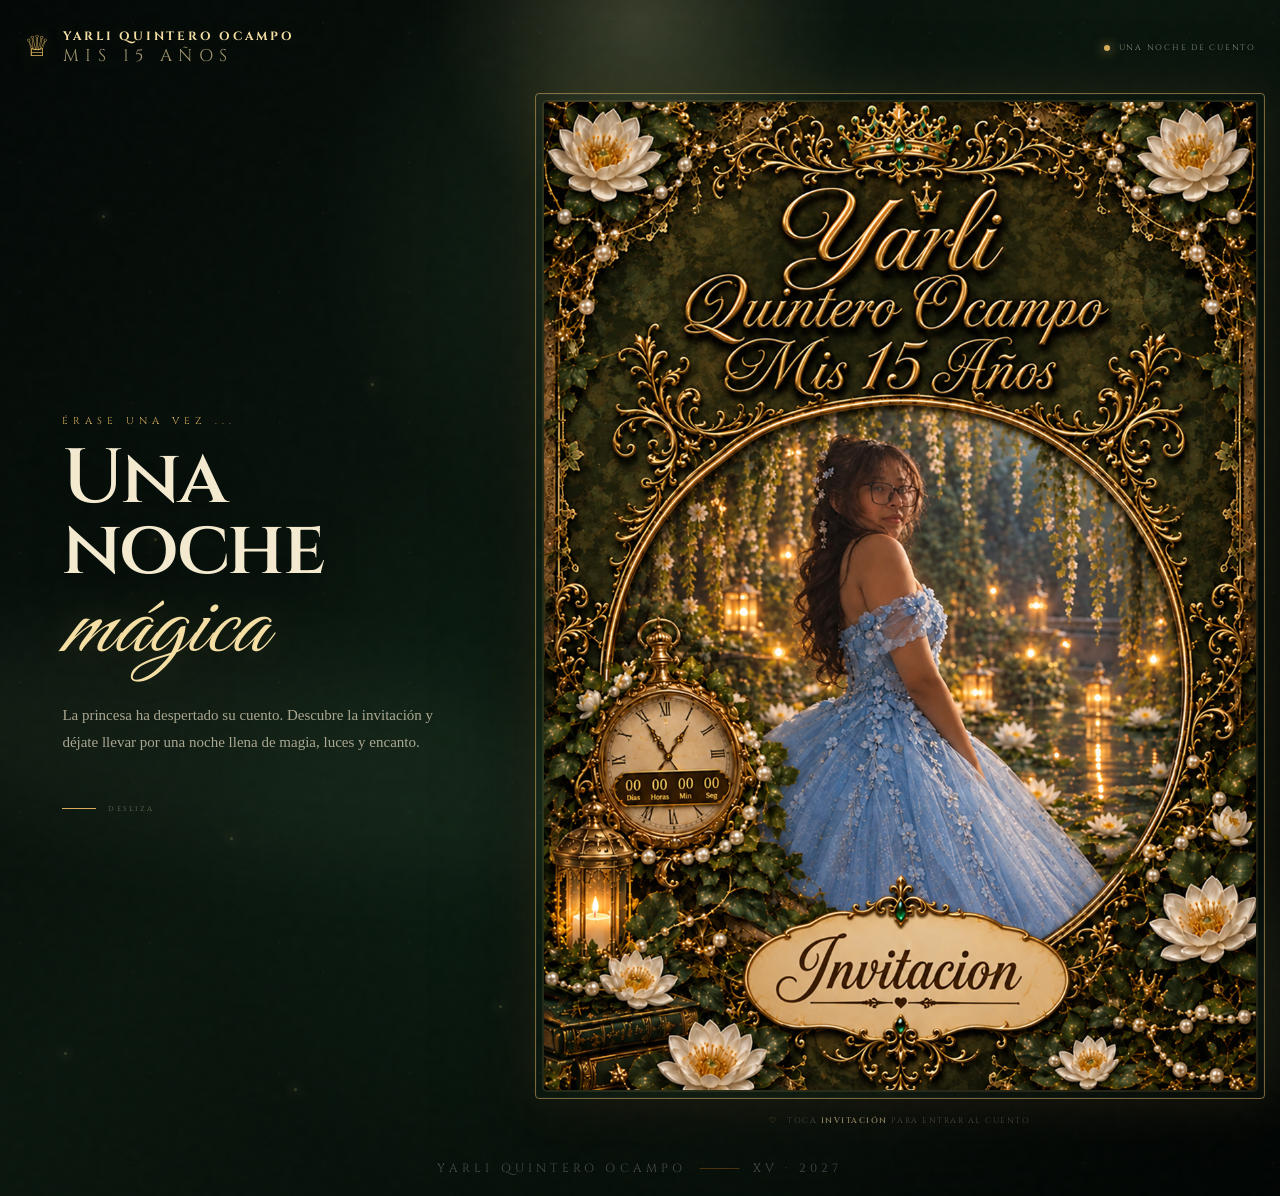
<file: index.html>
<!DOCTYPE html>
<html lang="es">
<head>
  <meta charset="UTF-8">
  <meta name="viewport" content="width=device-width, initial-scale=1.0, viewport-fit=cover">
  <meta name="theme-color" content="#07130d">
  <meta name="description" content="Invitación de XV años de yarli — una noche de cuento, magia y elegancia.">
  <title>YARLI · Mis 15 Años</title>
  <link rel="preconnect" href="https://fonts.googleapis.com">
  <link rel="preconnect" href="https://fonts.gstatic.com" crossorigin>
  <link href="https://fonts.googleapis.com/css2?family=Cinzel:wght@500;600;700&family=Great+Vibes&display=swap" rel="stylesheet">
  <link rel="stylesheet" href="styles.css">


    <meta property="og:title" content="Invitación de 15 años - Yarli Quintero Ocampo">

    <meta property="og:description" content="Estás cordialmente invitado a celebrar conmigo este momento tan especial.">

    <!--  <meta property="og:image" content="https://jhon6889.github.io/Mis_quince/imagen-invitacion.jpg"> -->

    <meta property="og:type" content="website">

    <meta property="og:site_name" content="Mis 15 - Yarli Quintero Ocampo">
</head>
<body>
  <div class="scene" id="scene">
    <div class="grain"></div>
    <div class="moon"></div>
    <div class="mist mist-a"></div>
    <div class="mist mist-b"></div>

    <div class="fireflies" aria-hidden="true">
      <i></i><i></i><i></i><i></i><i></i><i></i><i></i><i></i><i></i><i></i>
      <i></i><i></i><i></i><i></i><i></i><i></i><i></i>
    </div>

    <header class="topbar">
      <div class="brand-mark" aria-label="Luciana, Mis 15 Años">
        <span class="brand-crown">♕</span>
        <span>YARLI QUINTERO OCAMPO</span>
        <small>MIS 15 AÑOS</small>
      </div>
      <div class="topbar-hint">
        <span class="dot"></span>
        Una noche de cuento
      </div>
    </header>

    <main class="experience">
      <section class="intro">
        <p class="eyebrow">Érase una vez ...</p>
        <h1>Una noche <br> <em>mágica</em></h1>
        <p class="lead">
          La princesa ha despertado su cuento. Descubre la invitación
          y déjate llevar por una noche llena de magia, luces y encanto.
        </p>
        <div class="scroll-cue" aria-hidden="true"> 
          <span></span>
          <small>DESLIZA</small>
        </div>
      </section>

      <section class="invitation-stage" aria-label="Invitación de Luciana">
        <div class="halo"></div>
        <div class="sparkle sparkle-1">✦</div>
        <div class="sparkle sparkle-2">✧</div>
        <div class="sparkle sparkle-3">✦</div>

        <div class="artwork-wrap" id="artworkWrap">
          <div class="artwork-shadow"></div>
          <img
            class="invitation-art"
            src="assets/invitacion-principal.png"
            alt="Invitación de los 15 años de yarli temática de princesa y sapo"
          >

          <!-- Zona invisible colocada exactamente sobre el rótulo "Invitación". -->
          <a
            class="invitation-hotspot"
            href="invitacion.html"
            aria-label="Abrir invitación"
            title="Abrir invitación"
          >
            <span class="hotspot-glow"></span>
          </a>
        </div>

        <p class="tap-hint">
          <span class="tap-icon">♡</span>
          Toca <strong>INVITACIÓN</strong> para entrar al cuento
        </p>
      </section>
    </main>

    <footer class="footer">
      <span >YARLI QUINTERO OCAMPO</span>
      <span class="footer-line"></span>
      <span  >XV · 2027</span>
    </footer>
  </div>

  <script src="script.js"></script>
</body>
</html>
</file>
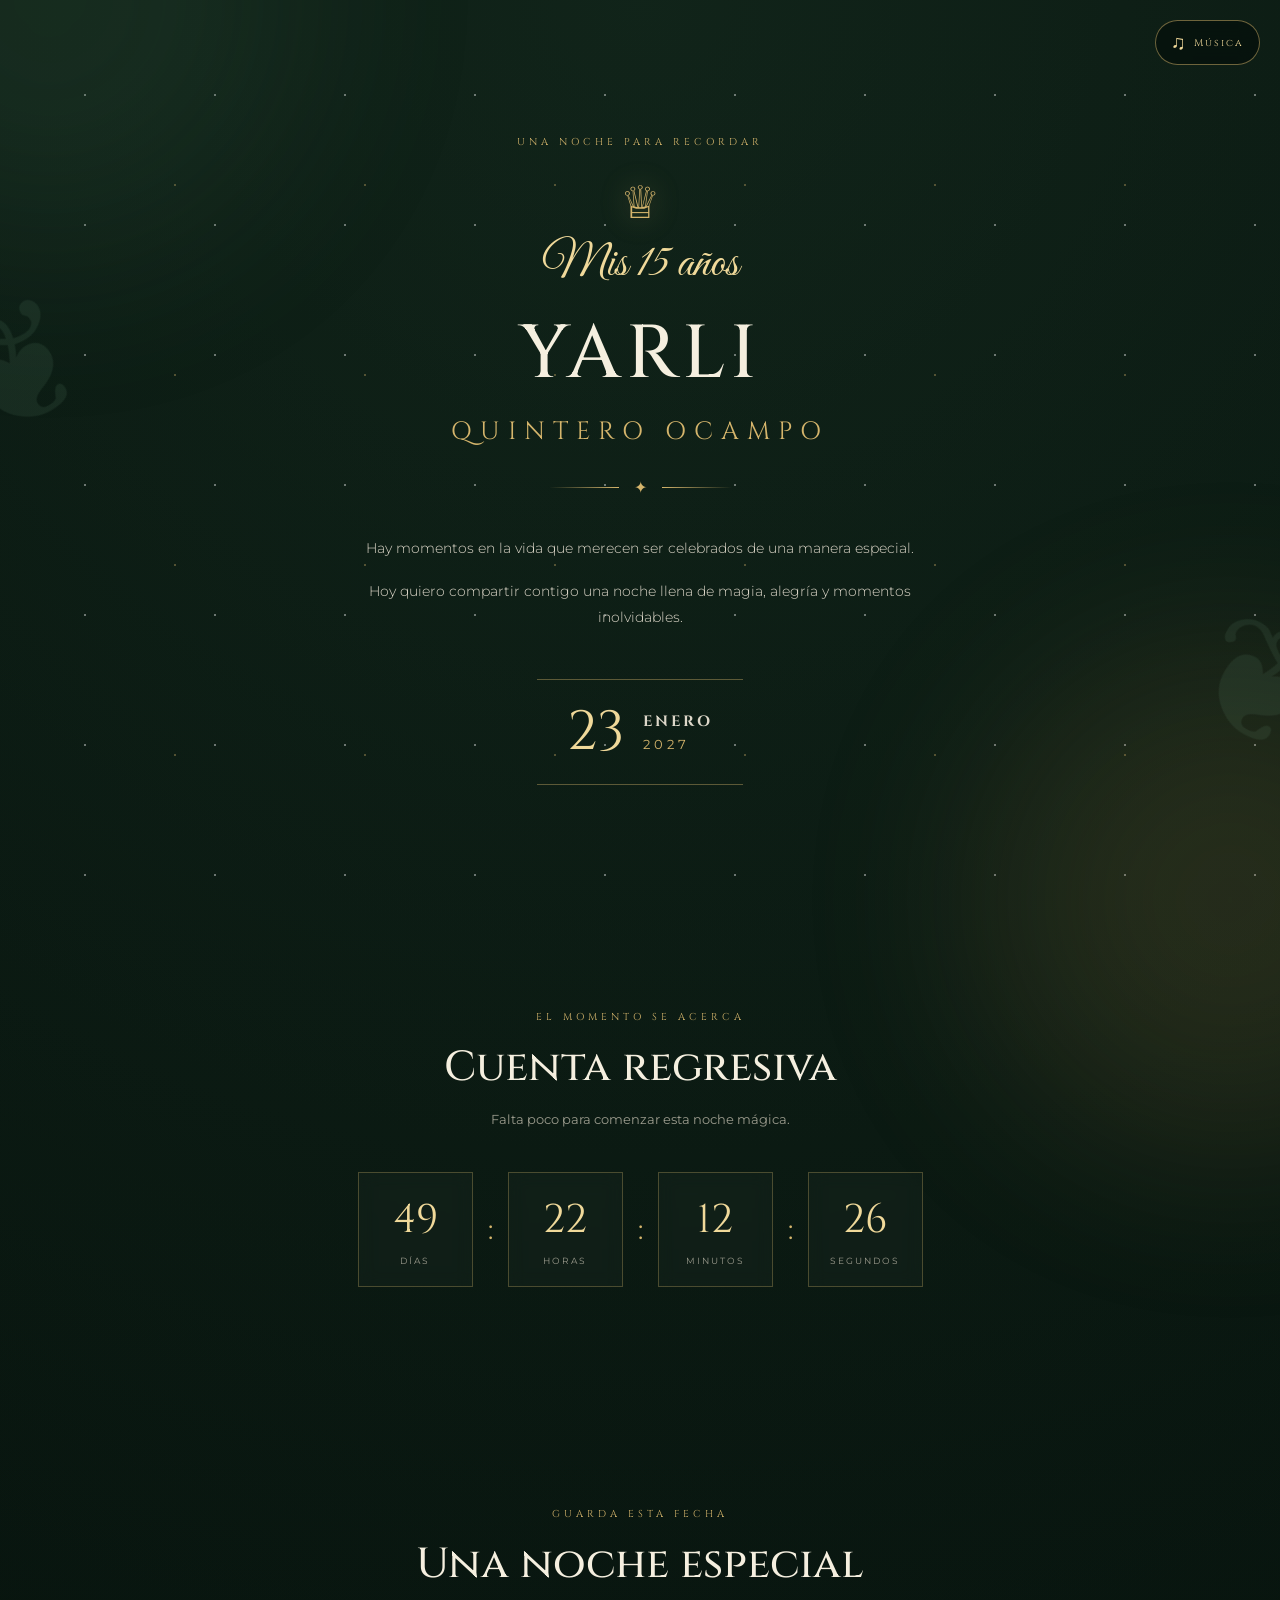
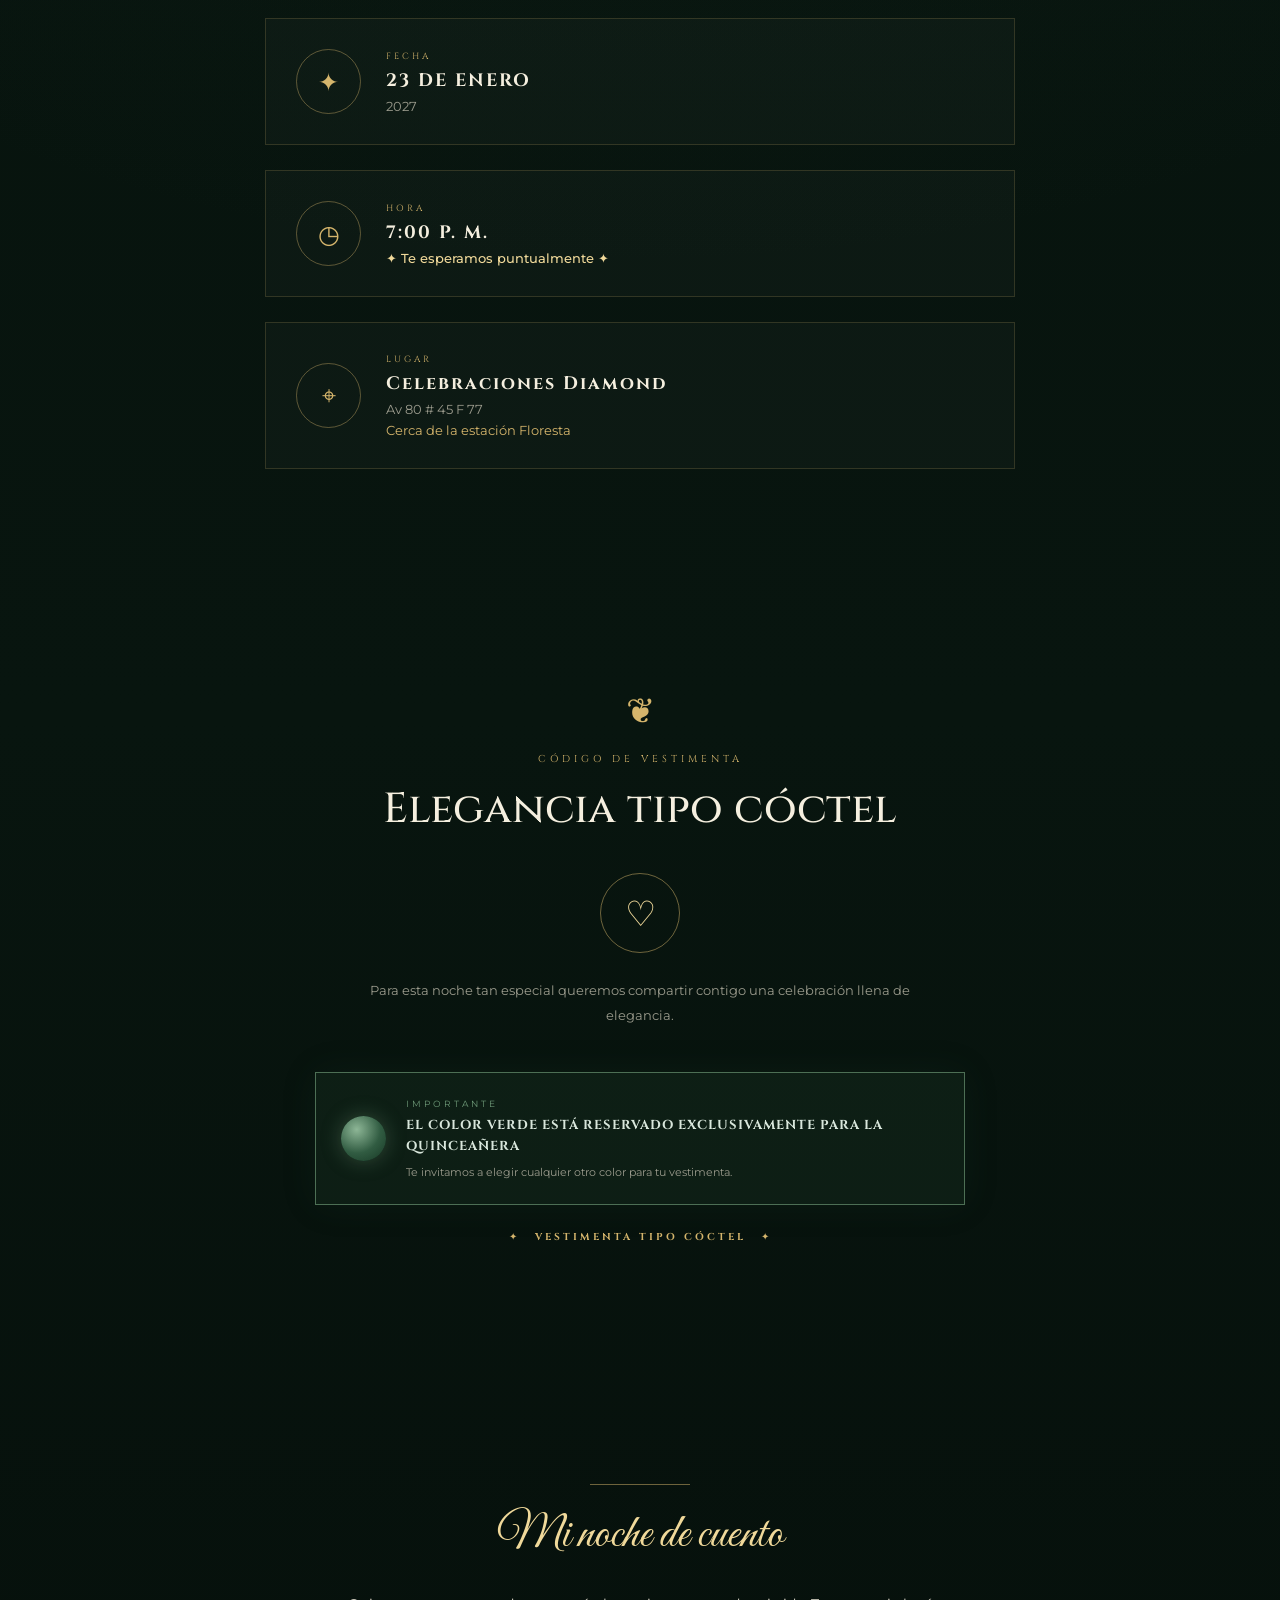
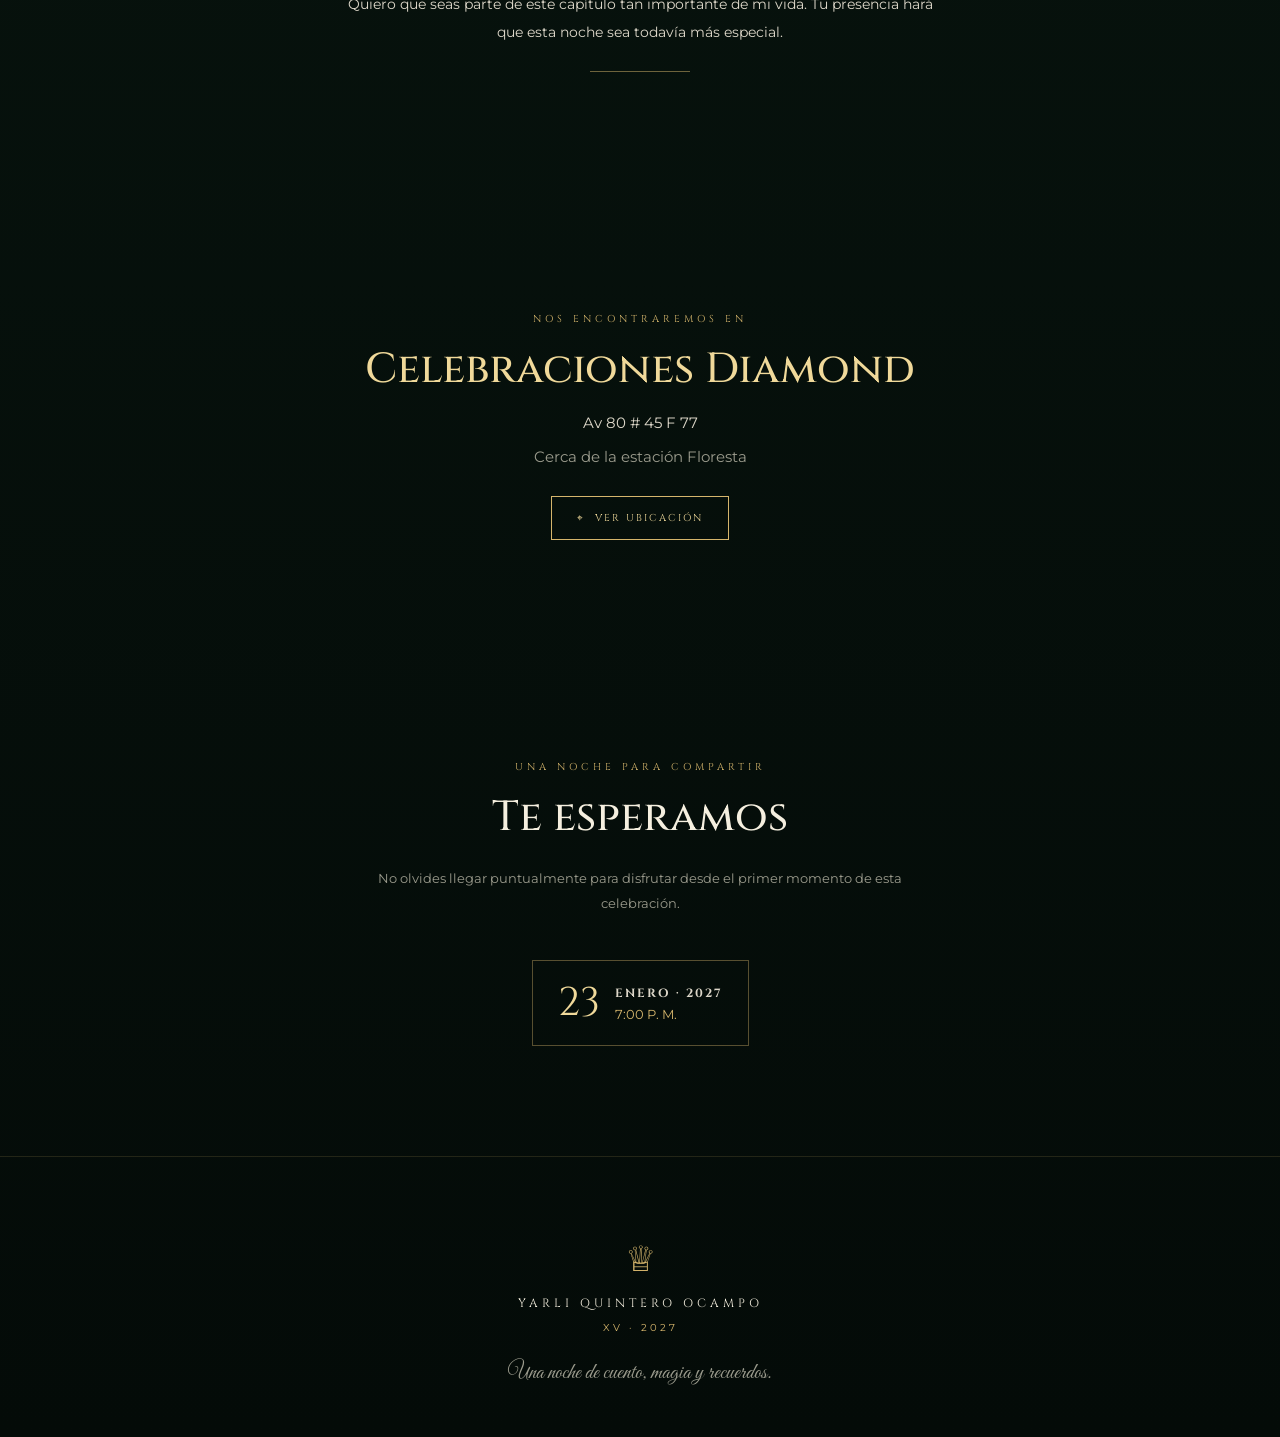
<file: invitacion.html>
<!DOCTYPE html>
<html lang="es">
<head>
    <meta charset="UTF-8">
    <meta name="viewport" content="width=device-width, initial-scale=1.0, viewport-fit=cover">

    <meta name="theme-color" content="#07130d">
    <meta name="description" content="Invitación a los 15 años de Yarli Quintero Ocampo">

    <title>Yarli Quintero Ocampo · Mis 15 Años</title>

    <link rel="preconnect" href="https://fonts.googleapis.com">
    <link rel="preconnect" href="https://fonts.gstatic.com" crossorigin>

    <link href="https://fonts.googleapis.com/css2?family=Cinzel:wght@400;500;600;700&family=Great+Vibes&family=Montserrat:wght@300;400;500;600&display=swap" rel="stylesheet">

    <link rel="stylesheet" href="invitacion.css">
</head>

<body>

<div class="page">

    <!-- Brillos ambientales -->
    <div class="stars"></div>
    <div class="glow glow-one"></div>
    <div class="glow glow-two"></div>

    <!-- Detalle decorativo -->
    <div class="leaf leaf-one">❦</div>
    <div class="leaf leaf-two">❦</div>

    <!-- MÚSICA -->
    <audio id="music" loop preload="auto">
        <source src="assets/love-story.mp3" type="audio/mpeg">
        Tu navegador no soporta audio.
    </audio>

    <!-- BOTÓN MÚSICA -->
    <button class="music-button" id="musicButton" aria-label="Reproducir música">
        <span class="music-icon">♫</span>
        <span class="music-text">Música</span>
    </button>


    <!-- HERO -->
    <header class="hero">

        <p class="small-title">UNA NOCHE PARA RECORDAR</p>
        
        <div class="crown">♕</div>

        <p class="script">Mis 15 años</p>

        <h1>
            Yarli
            <span>Quintero Ocampo</span>
        </h1>

        <div class="ornament">
            <span></span>
            ✦
            <span></span>
        </div>

        <p class="invitation-text">
            Hay momentos en la vida que merecen ser
            celebrados de una manera especial.
        </p>

        <p class="invitation-text">
            Hoy quiero compartir contigo una noche
            llena de magia, alegría y momentos inolvidables.
        </p>

        <div class="date-hero">
            <span>23</span>
            <div>
                <strong>ENERO</strong>
                <small>2027</small>
            </div>
        </div>

    </header>


    <!-- CUENTA REGRESIVA -->
    <section class="countdown-section">

        <p class="section-label">EL MOMENTO SE ACERCA</p>

        <h2>Cuenta regresiva</h2>

        <p class="countdown-description">
            Falta poco para comenzar esta noche mágica.
        </p>

        <div class="countdown" id="countdown">

            <div class="time-box">
                <span id="days">00</span>
                <small>DÍAS</small>
            </div>

            <div class="separator">:</div>

            <div class="time-box">
                <span id="hours">00</span>
                <small>HORAS</small>
            </div>

            <div class="separator">:</div>

            <div class="time-box">
                <span id="minutes">00</span>
                <small>MINUTOS</small>
            </div>

            <div class="separator">:</div>

            <div class="time-box">
                <span id="seconds">00</span>
                <small>SEGUNDOS</small>
            </div>

        </div>

        <p class="event-started" id="eventStarted">
            ✦ La celebración ha comenzado ✦
        </p>

    </section>


    <!-- INFORMACIÓN -->
    <section class="details">

        <p class="section-label">GUARDA ESTA FECHA</p>

        <h2>Una noche especial</h2>


        <!-- FECHA -->
        <article class="detail-card">

            <div class="detail-icon">✦</div>

            <div class="detail-content">
                <span class="detail-title">FECHA</span>

                <strong>23 DE ENERO</strong>

                <p>2027</p>
            </div>

        </article>


        <!-- HORA -->
        <article class="detail-card important-time">

            <div class="detail-icon">◷</div>

            <div class="detail-content">

                <span class="detail-title">HORA</span>

                <strong>7:00 P. M.</strong>

                <p class="punctual">
                    ✦ Te esperamos puntualmente ✦
                </p>

            </div>

        </article>


        <!-- LUGAR -->
        <article class="detail-card">

            <div class="detail-icon">⌖</div>

            <div class="detail-content">

                <span class="detail-title">LUGAR</span>

                <strong>Celebraciones Diamond</strong>

                <p>
                    Av 80 # 45 F 77
                </p>

                <p class="location-reference">
                    Cerca de la estación Floresta
                </p>

            </div>

        </article>

    </section>


    <!-- VESTIMENTA -->
    <section class="dress-code">

        <div class="dress-decoration">❦</div>

        <p class="section-label">CÓDIGO DE VESTIMENTA</p>

        <h2>Elegancia tipo cóctel</h2>

        <div class="dress-icon">
            ♡
        </div>

        <p class="dress-description">
            Para esta noche tan especial queremos compartir
            contigo una celebración llena de elegancia.
        </p>

        <div class="green-warning">

            <div class="green-circle"></div>

            <div>
                <span>IMPORTANTE</span>

                <strong>
                    EL COLOR VERDE ESTÁ RESERVADO
                    EXCLUSIVAMENTE PARA LA QUINCEAÑERA
                </strong>

                <p>
                    Te invitamos a elegir cualquier otro color
                    para tu vestimenta.
                </p>
            </div>

        </div>

        <div class="cocktail">
            <span>✦</span>
            <strong>VESTIMENTA TIPO CÓCTEL</strong>
            <span>✦</span>
        </div>

    </section>


    <!-- MENSAJE -->
    <section class="message">

        <div class="message-line"></div>

        <p class="script">
            Mi noche de cuento
        </p>

        <p>
            Quiero que seas parte de este capítulo tan importante
            de mi vida. Tu presencia hará que esta noche sea
            todavía más especial.
        </p>

        <div class="message-line"></div>

    </section>


    <!-- UBICACIÓN -->
    <section class="location">

        <p class="section-label">NOS ENCONTRAREMOS EN</p>

        <h2>Celebraciones Diamond</h2>

        <p>
            Av 80 # 45 F 77
        </p>

        <p class="location-small">
            Cerca de la estación Floresta
        </p>

        <a
            class="map-button"
            href="https://www.google.com/maps/search/?api=1&query=Av%2080%20%2345%20F%2077%20Medell%C3%ADn"
            target="_blank"
            rel="noopener noreferrer"
        >
            <span>⌖</span>
            VER UBICACIÓN
        </a>

    </section>


    <!-- CONFIRMACIÓN -->
    <section class="confirmation">

        <p class="section-label">UNA NOCHE PARA COMPARTIR</p>

        <h2>Te esperamos</h2>

        <p>
            No olvides llegar puntualmente para disfrutar
            desde el primer momento de esta celebración.
        </p>

        <div class="final-date">
            <span>23</span>
            <div>
                <strong>ENERO · 2027</strong>
                <small>7:00 P. M.</small>
            </div>
        </div>

    </section>


    <!-- FOOTER -->
    <footer>

        <div class="footer-crown">♕</div>

        <p class="footer-name">
            YARLI QUINTERO OCAMPO
        </p>

        <span>XV · 2027</span>

        <p class="footer-note">
            Una noche de cuento, magia y recuerdos.
        </p>

    </footer>

</div>


<script src="invitacion.js"></script>

</body>
</html>
</file>
<file: styles.css>
* {
  box-sizing: border-box;
}

:root {
  --night: #050b08;
  --forest: #0b1b12;
  --forest-2: #14271a;
  --gold: #d8ae5b;
  --gold-light: #f5dfa4;
  --cream: #f4ead0;
  --green: #4e7650;
  --max-art: 720px;
}

html {
  scroll-behavior: smooth;
}

body {
  margin: 0;
  min-height: 100vh;
  background: var(--night);
  color: var(--cream);
  font-family: "Cinzel", Georgia, serif;
  overflow-x: hidden;
}

body::selection {
  background: rgba(216, 174, 91, .35);
  color: white;
}

.scene {
  position: relative;
  min-height: 100vh;
  isolation: isolate;
  overflow: hidden;
  background:
    radial-gradient(circle at 50% 20%, rgba(70, 105, 63, .25), transparent 28%),
    radial-gradient(circle at 50% 70%, rgba(22, 55, 31, .35), transparent 42%),
    linear-gradient(135deg, #030806 0%, #0a160e 45%, #020604 100%);
}

.scene::before {
  content: "";
  position: absolute;
  inset: 0;
  z-index: -5;
  opacity: .55;
  background-image:
    radial-gradient(circle at 15% 25%, rgba(255,255,255,.06) 0 1px, transparent 1.5px),
    radial-gradient(circle at 70% 12%, rgba(216,174,91,.08) 0 1px, transparent 1.5px);
  background-size: 130px 130px, 190px 190px;
  pointer-events: none;
}

.grain {
  position: fixed;
  inset: -50%;
  z-index: 20;
  pointer-events: none;
  opacity: .035;
  background-image: url("data:image/svg+xml,%3Csvg viewBox='0 0 180 180' xmlns='http://www.w3.org/2000/svg'%3E%3Cfilter id='n'%3E%3CfeTurbulence type='fractalNoise' baseFrequency='.9' numOctaves='4' stitchTiles='stitch'/%3E%3C/filter%3E%3Crect width='100%25' height='100%25' filter='url(%23n)' opacity='.55'/%3E%3C/svg%3E");
  animation: grain .25s steps(2) infinite;
}

@keyframes grain {
  0% { transform: translate(0, 0); }
  25% { transform: translate(2%, -1%); }
  50% { transform: translate(-1%, 2%); }
  75% { transform: translate(1%, 1%); }
  100% { transform: translate(-2%, -1%); }
}

.moon {
  position: absolute;
  width: min(34vw, 430px);
  aspect-ratio: 1;
  top: -15vw;
  left: 50%;
  transform: translateX(-50%);
  border-radius: 50%;
  background: radial-gradient(circle, rgba(246,225,166,.20), rgba(218,191,126,.05) 48%, transparent 70%);
  filter: blur(1px);
  z-index: -3;
}

.mist {
  position: absolute;
  width: 70vw;
  height: 15vw;
  min-height: 100px;
  border-radius: 50%;
  background: rgba(155, 180, 142, .06);
  filter: blur(35px);
  z-index: -2;
  pointer-events: none;
}
.mist-a { left: -15%; top: 55%; transform: rotate(8deg); }
.mist-b { right: -15%; top: 78%; transform: rotate(-8deg); }

.topbar {
  position: relative;
  z-index: 10;
  width: min(1400px, calc(100% - 48px));
  margin: 0 auto;
  padding: 28px 0 10px;
  display: flex;
  align-items: center;
  justify-content: space-between;
}

.brand-mark {
  display: grid;
  grid-template-columns: auto 1fr;
  column-gap: 10px;
  align-items: center;
  letter-spacing: .23em;
  color: var(--gold-light);
  font-size: 12px;
  text-shadow: 0 0 18px rgba(216,174,91,.22);
}

.brand-mark span:not(.brand-crown) {
  font-weight: 700;
}

.brand-crown {
  grid-row: span 2;
  font-size: 29px;
  color: var(--gold);
}

.brand-mark small {
  grid-column: 2;
  font-size: 17px;
  letter-spacing: .38em;
  opacity: .65;
}

.topbar-hint {
  display: flex;
  align-items: center;
  gap: 9px;
  font-size: 8px;
  letter-spacing: .22em;
  text-transform: uppercase;
  color: rgba(244,234,208,.55);
}

.dot {
  width: 6px;
  height: 6px;
  border-radius: 50%;
  background: var(--gold);
  box-shadow: 0 0 12px var(--gold);
  animation: pulse 2s ease-in-out infinite;
}

@keyframes pulse {
  50% { opacity: .35; transform: scale(.7); }
}

.experience {
  width: min(1400px, calc(100% - 48px));
  min-height: calc(100vh - 90px);
  margin: 0 auto;
  display: grid;
  grid-template-columns: minmax(280px, .78fr) minmax(480px, 1.22fr);
  align-items: center;
  gap: clamp(30px, 5vw, 100px);
  padding: 25px 0 70px;
}

.intro {
  max-width: 500px;
  padding-left: clamp(0px, 3vw, 45px);
  animation: reveal 1.1s ease both;
}

@keyframes reveal {
  from { opacity: 0; transform: translateY(25px); }
  to { opacity: 1; transform: translateY(0); }
}

.eyebrow {
  margin: 0 0 16px;
  color: var(--gold);
  text-transform: uppercase;
  letter-spacing: .5em;
  font-size: 10px;
}

.intro h1 {
  margin: 0;
  font-size: clamp(46px, 6vw, 92px);
  line-height: .92;
  font-weight: 600;
  letter-spacing: -.035em;
  text-shadow: 0 12px 35px rgba(0,0,0,.55);
}

.intro h1 em {
  color: var(--gold-light);
  font-family: "Great Vibes", cursive;
  font-weight: 400;
  font-size: 1.25em;
  letter-spacing: .01em;
  text-shadow: 0 0 35px rgba(216,174,91,.18);
}

.lead {
  max-width: 410px;
  margin: 28px 0 0;
  color: rgba(244,234,208,.67);
  font-family: Georgia, serif;
  font-size: 15px;
  line-height: 1.8;
}

.scroll-cue {
  margin-top: 48px;
  display: flex;
  align-items: center;
  gap: 12px;
  color: rgba(244,234,208,.42);
}
.scroll-cue span {
  display: block;
  width: 34px;
  height: 1px;
  background: var(--gold);
}
.scroll-cue small {
  letter-spacing: .35em;
  font-size: 7px;
}

.invitation-stage {
  position: relative;
  display: grid;
  justify-items: center;
  perspective: 1200px;
  animation: reveal 1.2s .12s ease both;
}

.halo {
  position: absolute;
  width: 92%;
  aspect-ratio: 1 / 1.32;
  border-radius: 48%;
  background: radial-gradient(ellipse, rgba(214,178,100,.16), transparent 62%);
  filter: blur(28px);
  transform: translateY(2%);
  z-index: -1;
}

.artwork-wrap {
  position: relative;
  width: min(100%, var(--max-art));
  aspect-ratio: 1024 / 1420;
  transform-style: preserve-3d;
  transition: transform .35s ease-out, filter .35s ease;
  will-change: transform;
}

.artwork-wrap::before {
  content: "";
  position: absolute;
  inset: -9px;
  z-index: -1;
  border: 1px solid rgba(216,174,91,.55);
  border-radius: 4px;
  box-shadow:
    0 0 0 1px rgba(255,255,255,.03) inset,
    0 0 50px rgba(216,174,91,.13),
    0 35px 90px rgba(0,0,0,.7);
}

.artwork-shadow {
  position: absolute;
  inset: 6% 5%;
  background: #000;
  filter: blur(35px);
  opacity: .65;
  transform: translateZ(-25px) translateY(22px) scale(.96);
  z-index: -2;
}

.invitation-art {
  display: block;
  width: 100%;
  height: 100%;
  object-fit: cover;
  border-radius: 3px;
  box-shadow:
    0 0 0 1px rgba(255,255,255,.12) inset,
    0 0 0 2px rgba(216,174,91,.12);
}

.invitation-hotspot {
  position: absolute;
  z-index: 5;
  left: 30%;
  width: 40%;
  bottom: 8.7%;
  height: 8.5%;
  border-radius: 45%;
  display: grid;
  place-items: center;
  text-decoration: none;
  cursor: pointer;
}

.hotspot-glow {
  width: 78%;
  height: 68%;
  border-radius: 50%;
  opacity: 0;
  background: radial-gradient(circle, rgba(255,238,181,.42), transparent 70%);
  filter: blur(10px);
  transition: opacity .35s ease, transform .35s ease;
}

.invitation-hotspot:hover .hotspot-glow,
.invitation-hotspot:focus-visible .hotspot-glow {
  opacity: 1;
  transform: scale(1.3);
}

.invitation-hotspot:focus-visible {
  outline: 2px solid rgba(245,223,164,.9);
  outline-offset: 5px;
}

.sparkle {
  position: absolute;
  color: var(--gold-light);
  font-size: 18px;
  text-shadow: 0 0 18px var(--gold);
  animation: sparkle 2.8s ease-in-out infinite;
  pointer-events: none;
}
.sparkle-1 { top: 10%; left: 5%; }
.sparkle-2 { top: 35%; right: 3%; animation-delay: 1s; font-size: 12px; }
.sparkle-3 { bottom: 14%; left: 7%; animation-delay: 1.8s; font-size: 10px; }

@keyframes sparkle {
  0%, 100% { opacity: .15; transform: scale(.65) rotate(0deg); }
  50% { opacity: 1; transform: scale(1.25) rotate(25deg); }
}

.tap-hint {
  margin: 25px 0 0;
  color: rgba(244,234,208,.48);
  font-size: 8px;
  letter-spacing: .19em;
  text-transform: uppercase;
}
.tap-hint strong {
  color: var(--gold-light);
  font-weight: 600;
}
.tap-icon {
  margin-right: 6px;
  color: var(--gold);
}

.fireflies {
  position: absolute;
  inset: 0;
  z-index: 0;
  pointer-events: none;
}

.fireflies i {
  position: absolute;
  width: 3px;
  height: 3px;
  border-radius: 50%;
  background: #f3d889;
  box-shadow: 0 0 12px 3px rgba(243,216,137,.5);
  animation: fly 6s ease-in-out infinite;
  opacity: .2;
}
.fireflies i:nth-child(1) { left: 8%; top: 18%; animation-delay: -.5s; }
.fireflies i:nth-child(2) { left: 18%; top: 70%; animation-delay: -3s; }
.fireflies i:nth-child(3) { left: 29%; top: 32%; animation-delay: -1.5s; }
.fireflies i:nth-child(4) { left: 39%; top: 84%; animation-delay: -4s; }
.fireflies i:nth-child(5) { left: 47%; top: 13%; animation-delay: -2s; }
.fireflies i:nth-child(6) { left: 55%; top: 57%; animation-delay: -5s; }
.fireflies i:nth-child(7) { left: 64%; top: 28%; animation-delay: -1s; }
.fireflies i:nth-child(8) { left: 73%; top: 73%; animation-delay: -2.5s; }
.fireflies i:nth-child(9) { left: 82%; top: 17%; animation-delay: -4.5s; }
.fireflies i:nth-child(10) { left: 92%; top: 52%; animation-delay: -3.5s; }
.fireflies i:nth-child(11) { left: 12%; top: 45%; animation-delay: -2.2s; }
.fireflies i:nth-child(12) { left: 23%; top: 91%; animation-delay: -5.2s; }
.fireflies i:nth-child(13) { left: 69%; top: 91%; animation-delay: -1.2s; }
.fireflies i:nth-child(14) { left: 88%; top: 83%; animation-delay: -4.1s; }
.fireflies i:nth-child(15) { left: 5%; top: 88%; animation-delay: -2.8s; }
.fireflies i:nth-child(16) { left: 96%; top: 30%; animation-delay: -5.6s; }
.fireflies i:nth-child(17) { left: 43%; top: 42%; animation-delay: -3.8s; }

@keyframes fly {
  0%, 100% { opacity: .12; transform: translate3d(0,0,0) scale(.7); }
  25% { opacity: .85; transform: translate3d(12px,-18px,0) scale(1.15); }
  50% { opacity: .2; transform: translate3d(-7px,-32px,0) scale(.8); }
  75% { opacity: .7; transform: translate3d(18px,-9px,0) scale(1); }
}


.footer {
  position: absolute;
  z-index: 10;
  bottom: 20px;
  left: 50%;
  transform: translateX(-50%);
  display: flex;
  align-items: center;
  gap: 13px;
  color: rgba(239, 238, 243, 0.28);
  font-size: 12px;
  letter-spacing: .35em;
  white-space: nowrap;
}

.footer-line {
  font-size: 10px;
  width: 40px;
  height: 1px;
  background: rgba(209, 111, 13, 0.35);
}

@media (max-width: 900px) {
  .experience {
    grid-template-columns: 1fr;
    gap: 25px;
    padding-top: 20px;
  }

  .intro {
    text-align: center;
    max-width: 600px;
    margin: 0 auto;
    padding: 10px 0 0;
  }

  .intro h1 br {
    display: none;
  }

  .lead {
    margin-left: auto;
    margin-right: auto;
  }

  .scroll-cue {
    display: none;
  }

  .invitation-stage {
    width: min(100%, 650px);
    margin: 0 auto;
  }

  .topbar {
    width: min(100% - 30px, 650px);
  }

  .topbar-hint {
    display: none;
  }
}

@media (max-width: 560px) {
  .scene {
    min-height: 100svh;
  }

  .topbar {
    padding-top: 18px;
  }

  .brand-mark {
    font-size: 9px;
  }

  .brand-crown {
    font-size: 23px;
  }

  .experience {
    width: calc(100% - 22px);
    padding: 8px 0 52px;
    gap: 17px;
  }

  .intro {
    padding-top: 4px;
  }

  .eyebrow {
    margin-bottom: 10px;
    font-size: 7px;
    letter-spacing: .4em;
  }

  .intro h1 {
    font-size: clamp(38px, 12vw, 55px);
  }

  .lead {
    margin-top: 13px;
    font-size: 12px;
    line-height: 1.55;
    max-width: 330px;
  }

  .artwork-wrap {
    width: 100%;
  }

  .artwork-wrap::before {
    inset: -4px;
  }

  .tap-hint {
    margin-top: 14px;
    font-size: 6px;
  }

  .footer {
    bottom: 9px;
  }

  .sparkle {
    display: none;
  }
}

@media (prefers-reduced-motion: reduce) {
  *, *::before, *::after {
    animation-duration: .01ms !important;
    animation-iteration-count: 1 !important;
    transition-duration: .01ms !important;
    scroll-behavior: auto !important;
  }
}
</file>
<file: invitacion.css>
* {
    margin: 0;
    padding: 0;
    box-sizing: border-box;
}

:root {
    --background: #06110c;
    --background-two: #0a1912;
    --green: #315c42;
    --green-light: #6f9b79;
    --gold: #d5b56c;
    --gold-light: #f0d99a;
    --cream: #f5efdf;
    --text: #ddd7c9;
    --muted: #9b9b8d;
}

html {
    scroll-behavior: smooth;
}

body {
    min-height: 100vh;
    background:
        radial-gradient(
            circle at 50% 0%,
            rgba(49, 92, 66, 0.25),
            transparent 40%
        ),
        linear-gradient(
            180deg,
            #06110c 0%,
            #08150f 50%,
            #040b08 100%
        );

    color: var(--text);
    font-family: "Montserrat", sans-serif;
    overflow-x: hidden;
}

.page {
    position: relative;
    min-height: 100vh;
    overflow: hidden;
}


/* =========================
   FONDO
========================= */

.stars {
    position: fixed;
    inset: 0;
    pointer-events: none;
    opacity: 0.5;
    background-image:
        radial-gradient(circle, rgba(255,255,255,.8) 1px, transparent 1px),
        radial-gradient(circle, rgba(213,181,108,.7) 1px, transparent 1px);

    background-size:
        130px 130px,
        190px 190px;

    background-position:
        20px 30px,
        80px 90px;
}

.glow {
    position: fixed;
    width: 500px;
    height: 500px;
    border-radius: 50%;
    filter: blur(100px);
    pointer-events: none;
    opacity: .15;
}

.glow-one {
    background: #4e805d;
    top: -250px;
    left: -200px;
}

.glow-two {
    background: #b9934b;
    bottom: -250px;
    right: -200px;
}

.leaf {
    position: fixed;
    color: rgba(111,155,121,.12);
    font-size: 160px;
    pointer-events: none;
}

.leaf-one {
    left: -50px;
    top: 30%;
    transform: rotate(-30deg);
}

.leaf-two {
    right: -50px;
    top: 65%;
    transform: rotate(30deg);
}


/* =========================
   MÚSICA
========================= */

.music-button {
    position: fixed;
    top: 20px;
    right: 20px;
    z-index: 1000;

    display: flex;
    align-items: center;
    gap: 8px;

    padding: 10px 15px;

    border: 1px solid rgba(213,181,108,.5);
    border-radius: 50px;

    background: rgba(6,17,12,.8);
    backdrop-filter: blur(10px);

    color: var(--gold-light);

    cursor: pointer;

    transition: .3s ease;
}

.music-button:hover {
    border-color: var(--gold);
    transform: translateY(-2px);
}

.music-icon {
    font-size: 20px;
}

.music-text {
    font-family: "Cinzel", serif;
    font-size: 10px;
    letter-spacing: 2px;
}


/* =========================
   HERO
========================= */

.hero {
    position: relative;
    z-index: 2;

    min-height: 100vh;

    display: flex;
    flex-direction: column;
    align-items: center;
    justify-content: center;

    text-align: center;

    padding: 100px 25px 80px;
}

.small-title,
.section-label {
    color: var(--gold);
    font-family: "Cinzel", serif;
    font-size: 10px;
    letter-spacing: 4px;
}

.crown {
    color: var(--gold);
    font-size: 45px;
    margin: 25px 0 5px;
    text-shadow: 0 0 30px rgba(213,181,108,.4);
}

.script {
    color: var(--gold-light);
    font-family: "Great Vibes", cursive;
    font-size: 48px;
}

.hero h1 {
    margin-top: 10px;

    color: var(--cream);

    font-family: "Cinzel", serif;
    font-weight: 500;
    font-size: clamp(38px, 8vw, 75px);

    letter-spacing: 5px;
    text-transform: uppercase;
}

.hero h1 span {
    display: block;

    margin-top: 10px;

    font-size: clamp(16px, 3vw, 25px);
    letter-spacing: 8px;
    font-weight: 400;

    color: var(--gold);
}

.ornament {
    display: flex;
    align-items: center;
    justify-content: center;
    gap: 15px;

    margin: 30px 0;

    color: var(--gold);
}

.ornament span {
    width: 70px;
    height: 1px;
    background: linear-gradient(
        90deg,
        transparent,
        var(--gold)
    );
}

.ornament span:last-child {
    transform: rotate(180deg);
}

.invitation-text {
    max-width: 600px;

    margin: 8px auto;

    color: var(--text);

    font-size: 14px;
    line-height: 1.9;
    font-weight: 300;
}

.date-hero {
    display: flex;
    align-items: center;
    gap: 18px;

    margin-top: 40px;

    padding: 15px 30px;

    border-top: 1px solid rgba(213,181,108,.4);
    border-bottom: 1px solid rgba(213,181,108,.4);
}

.date-hero > span {
    font-family: "Cinzel", serif;
    font-size: 55px;
    color: var(--gold-light);
}

.date-hero div {
    display: flex;
    flex-direction: column;
    align-items: flex-start;
}

.date-hero strong {
    font-family: "Cinzel", serif;
    font-size: 15px;
    letter-spacing: 3px;
}

.date-hero small {
    margin-top: 4px;
    color: var(--gold);
    letter-spacing: 4px;
}


/* =========================
   SECCIONES
========================= */

.countdown-section,
.details,
.dress-code,
.message,
.location,
.confirmation {
    position: relative;
    z-index: 2;

    max-width: 900px;
    margin: auto;

    padding: 110px 25px;
    text-align: center;
}

h2 {
    margin-top: 15px;

    font-family: "Cinzel", serif;
    font-weight: 500;

    font-size: clamp(28px, 5vw, 42px);

    color: var(--cream);
}

.countdown-description {
    margin-top: 15px;

    color: var(--muted);
    font-size: 13px;
}


/* =========================
   CONTADOR
========================= */

.countdown {
    display: flex;
    justify-content: center;
    align-items: center;

    gap: 15px;

    margin-top: 45px;
}

.time-box {
    min-width: 115px;

    padding: 20px 10px;

    border: 1px solid rgba(213,181,108,.3);

    background: rgba(255,255,255,.025);

    backdrop-filter: blur(8px);
}

.time-box span {
    display: block;

    font-family: "Cinzel", serif;
    font-size: 40px;

    color: var(--gold-light);
}

.time-box small {
    display: block;

    margin-top: 8px;

    color: var(--muted);

    font-size: 9px;
    letter-spacing: 2px;
}

.separator {
    color: var(--gold);
    font-size: 25px;
}

.event-started {
    display: none;

    margin-top: 35px;

    color: var(--gold-light);
    font-family: "Great Vibes", cursive;
    font-size: 30px;
}


/* =========================
   TARJETAS
========================= */

.details {
    max-width: 800px;
}

.detail-card {
    display: flex;
    align-items: center;

    margin-top: 25px;

    padding: 30px;

    border: 1px solid rgba(213,181,108,.18);

    background: rgba(255,255,255,.025);

    text-align: left;

    transition: .3s ease;
}

.detail-card:hover {
    border-color: rgba(213,181,108,.5);
    transform: translateY(-3px);
}

.detail-icon {
    width: 65px;
    height: 65px;

    display: flex;
    align-items: center;
    justify-content: center;

    margin-right: 25px;

    border: 1px solid rgba(213,181,108,.4);

    border-radius: 50%;

    color: var(--gold);

    font-size: 25px;
}

.detail-content {
    display: flex;
    flex-direction: column;
}

.detail-title {
    color: var(--gold);

    font-family: "Cinzel", serif;

    font-size: 9px;
    letter-spacing: 3px;
}

.detail-content strong {
    margin-top: 6px;

    color: var(--cream);

    font-family: "Cinzel", serif;

    font-size: 18px;
    letter-spacing: 2px;
}

.detail-content p {
    margin-top: 5px;

    color: var(--muted);

    font-size: 13px;
}

.punctual {
    color: var(--gold-light) !important;
    font-weight: 500;
}

.location-reference {
    color: var(--gold) !important;
}


/* =========================
   VESTIMENTA
========================= */

.dress-code {
    max-width: 800px;
}

.dress-decoration {
    color: var(--gold);

    font-size: 35px;
    margin-bottom: 20px;
}

.dress-icon {
    width: 80px;
    height: 80px;

    display: flex;
    align-items: center;
    justify-content: center;

    margin: 35px auto 25px;

    border: 1px solid rgba(213,181,108,.5);
    border-radius: 50%;

    color: var(--gold-light);
    font-size: 35px;
}

.dress-description {
    max-width: 550px;

    margin: auto;

    color: var(--muted);

    font-size: 13px;
    line-height: 1.9;
}

.green-warning {
    display: flex;
    align-items: center;

    max-width: 650px;

    margin: 45px auto 25px;

    padding: 25px;

    border: 1px solid rgba(111,155,121,.65);

    background:
        rgba(49,92,66,.16);

    text-align: left;

    box-shadow:
        0 0 35px rgba(49,92,66,.1);
}

.green-circle {
    flex-shrink: 0;

    width: 45px;
    height: 45px;

    margin-right: 20px;

    border-radius: 50%;

    background:
        radial-gradient(
            circle at 35% 30%,
            #8db696,
            #315c42 55%,
            #163724
        );

    box-shadow:
        0 0 20px rgba(111,155,121,.35);
}

.green-warning span {
    display: block;

    margin-bottom: 6px;

    color: var(--green-light);

    font-size: 9px;
    letter-spacing: 3px;
}

.green-warning strong {
    display: block;

    color: #d9e7dc;

    font-family: "Cinzel", serif;

    font-size: 13px;
    line-height: 1.6;
    letter-spacing: 1px;
}

.green-warning p {
    margin-top: 8px;

    color: var(--muted);

    font-size: 11px;
}

.cocktail {
    display: flex;
    justify-content: center;
    gap: 15px;

    color: var(--gold);

    font-family: "Cinzel", serif;

    font-size: 10px;
    letter-spacing: 3px;
}


/* =========================
   MENSAJE
========================= */

.message {
    max-width: 700px;
}

.message-line {
    width: 100px;
    height: 1px;

    margin: 20px auto;

    background: var(--gold);
    opacity: .5;
}

.message p:not(.script) {
    margin: 25px auto;

    max-width: 600px;

    color: var(--text);

    font-size: 14px;
    line-height: 2;
}


/* =========================
   UBICACIÓN
========================= */

.location h2 {
    color: var(--gold-light);
}

.location > p:not(.section-label) {
    margin-top: 15px;

    font-size: 15px;
}

.location-small {
    color: var(--muted) !important;
}

.map-button {
    display: inline-flex;
    align-items: center;
    gap: 10px;

    margin-top: 30px;

    padding: 14px 25px;

    border: 1px solid var(--gold);

    color: var(--gold-light);

    font-family: "Cinzel", serif;
    font-size: 10px;
    letter-spacing: 2px;

    text-decoration: none;

    transition: .3s ease;
}

.map-button:hover {
    background: var(--gold);
    color: #07130d;
}


/* =========================
   CONFIRMACIÓN
========================= */

.confirmation {
    max-width: 700px;
}

.confirmation > p:not(.section-label) {
    max-width: 550px;

    margin: 20px auto;

    color: var(--muted);

    font-size: 13px;
    line-height: 1.9;
}

.final-date {
    display: inline-flex;
    align-items: center;
    gap: 15px;

    margin-top: 25px;

    padding: 15px 25px;

    border: 1px solid rgba(213,181,108,.4);
}

.final-date > span {
    color: var(--gold-light);

    font-family: "Cinzel", serif;
    font-size: 40px;
}

.final-date div {
    display: flex;
    flex-direction: column;
    text-align: left;
}

.final-date strong {
    font-family: "Cinzel", serif;
    font-size: 12px;
    letter-spacing: 2px;
}

.final-date small {
    margin-top: 5px;
    color: var(--gold);
}


/* =========================
   FOOTER
========================= */

footer {
    position: relative;
    z-index: 2;

    padding: 80px 20px 50px;

    text-align: center;

    border-top: 1px solid rgba(213,181,108,.15);
}

.footer-crown {
    color: var(--gold);

    font-size: 35px;
}

.footer-name {
    margin-top: 15px;

    color: var(--cream);

    font-family: "Cinzel", serif;

    font-size: 12px;
    letter-spacing: 4px;
}

footer > span {
    display: block;

    margin-top: 10px;

    color: var(--gold);

    font-size: 10px;
    letter-spacing: 3px;
}

.footer-note {
    margin-top: 25px;

    color: var(--muted);

    font-family: "Great Vibes", cursive;
    font-size: 22px;
}


/* =========================
   RESPONSIVE
========================= */

@media (max-width: 600px) {

    .music-button {
        top: 12px;
        right: 12px;
        padding: 8px 11px;
    }

    .music-text {
        display: none;
    }

    .hero {
        padding: 100px 20px 70px;
    }

    .hero h1 {
        letter-spacing: 2px;
    }

    .hero h1 span {
        letter-spacing: 3px;
    }

    .script {
        font-size: 40px;
    }

    .countdown,
    .separator {
        gap: 5px;
    }

    .time-box {
        min-width: 67px;
        padding: 15px 5px;
    }

    .time-box span {
        font-size: 25px;
    }

    .time-box small {
        font-size: 7px;
        letter-spacing: 1px;
    }

    .detail-card {
        padding: 20px;
    }

    .detail-icon {
        width: 50px;
        height: 50px;

        margin-right: 15px;

        font-size: 20px;
    }

    .detail-content strong {
        font-size: 14px;
    }

    .green-warning {
        align-items: flex-start;
        padding: 20px;
    }

    .green-circle {
        width: 35px;
        height: 35px;
        margin-right: 12px;
    }

    .green-warning strong {
        font-size: 11px;
    }

    .cocktail {
        font-size: 8px;
        gap: 8px;
    }

    .final-date {
        padding: 12px 18px;
    }
}

@media (max-width: 380px) {

    .time-box {
        min-width: 58px;
    }

    .time-box span {
        font-size: 21px;
    }

    .separator {
        font-size: 18px;
    }
}
</file>
